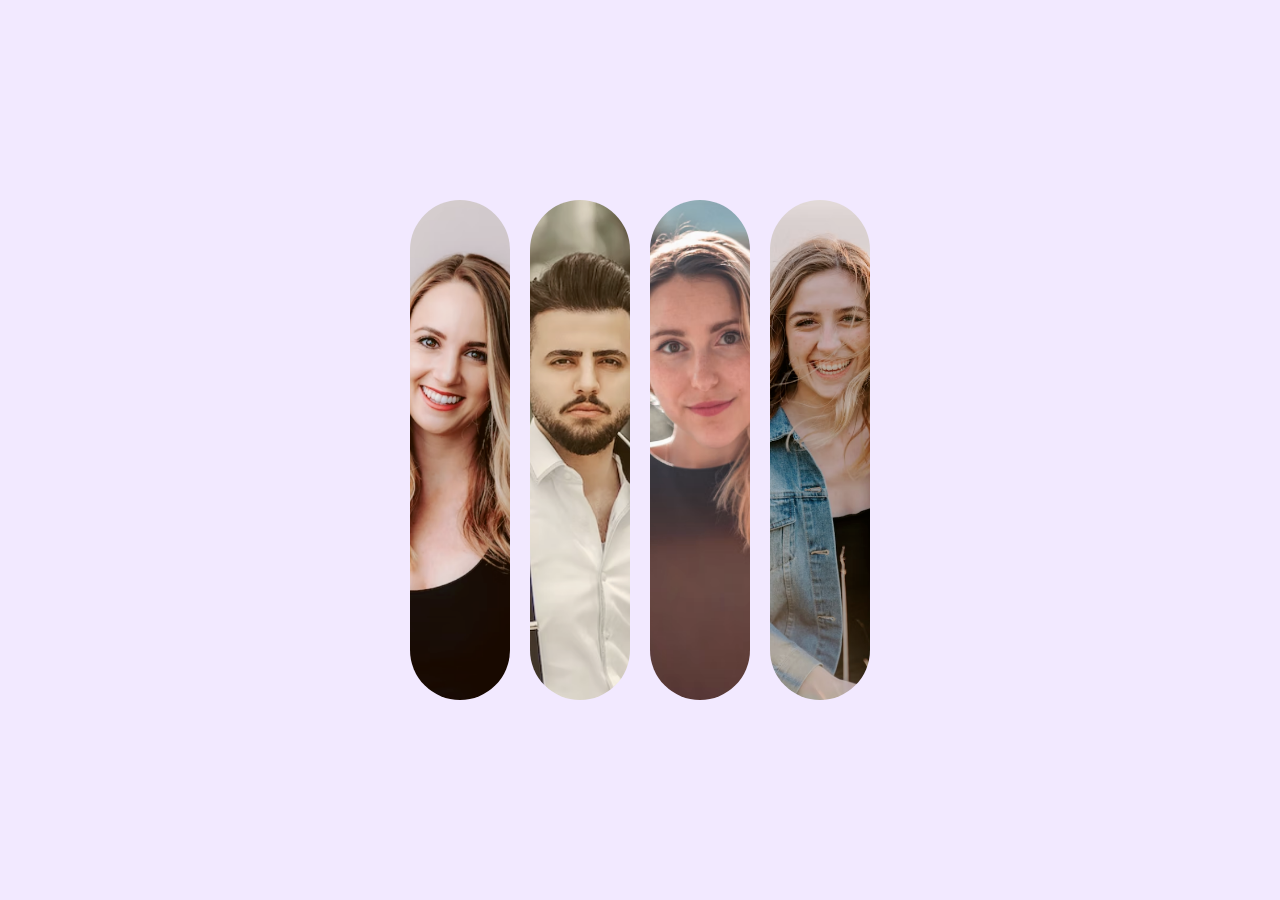
<file: index.html>
<!DOCTYPE html>
<html>
<head>
    <meta name="viewport" content="width=device-width, initial-scale=1.0">
    <title>Modern Gallery</title>
    <link rel="stylesheet" href="style.css">
</head>
<body>

    <div class="container">
        <div class="gallery">
            <div class="img-box"><h3>Image1<button class="btn" onclick="window.location.href='https://www.google.com';">Link</button></h3></div>
            <div class="img-box"><h3>Image2<button class="btn" onclick="window.location.href='https://www.google.com'">Link</button></h3></div>
            <div class="img-box"><h3>Image3<button class="btn" onclick="window.location.href='https://www.google.com'">Link</button></h3></div>
            <div class="img-box"><h3>Image4<button class="btn" onclick="window.location.href='https://www.google.com'">Link</button></h3></div>
        </div>
    </div>

</body>
</html>
</file>
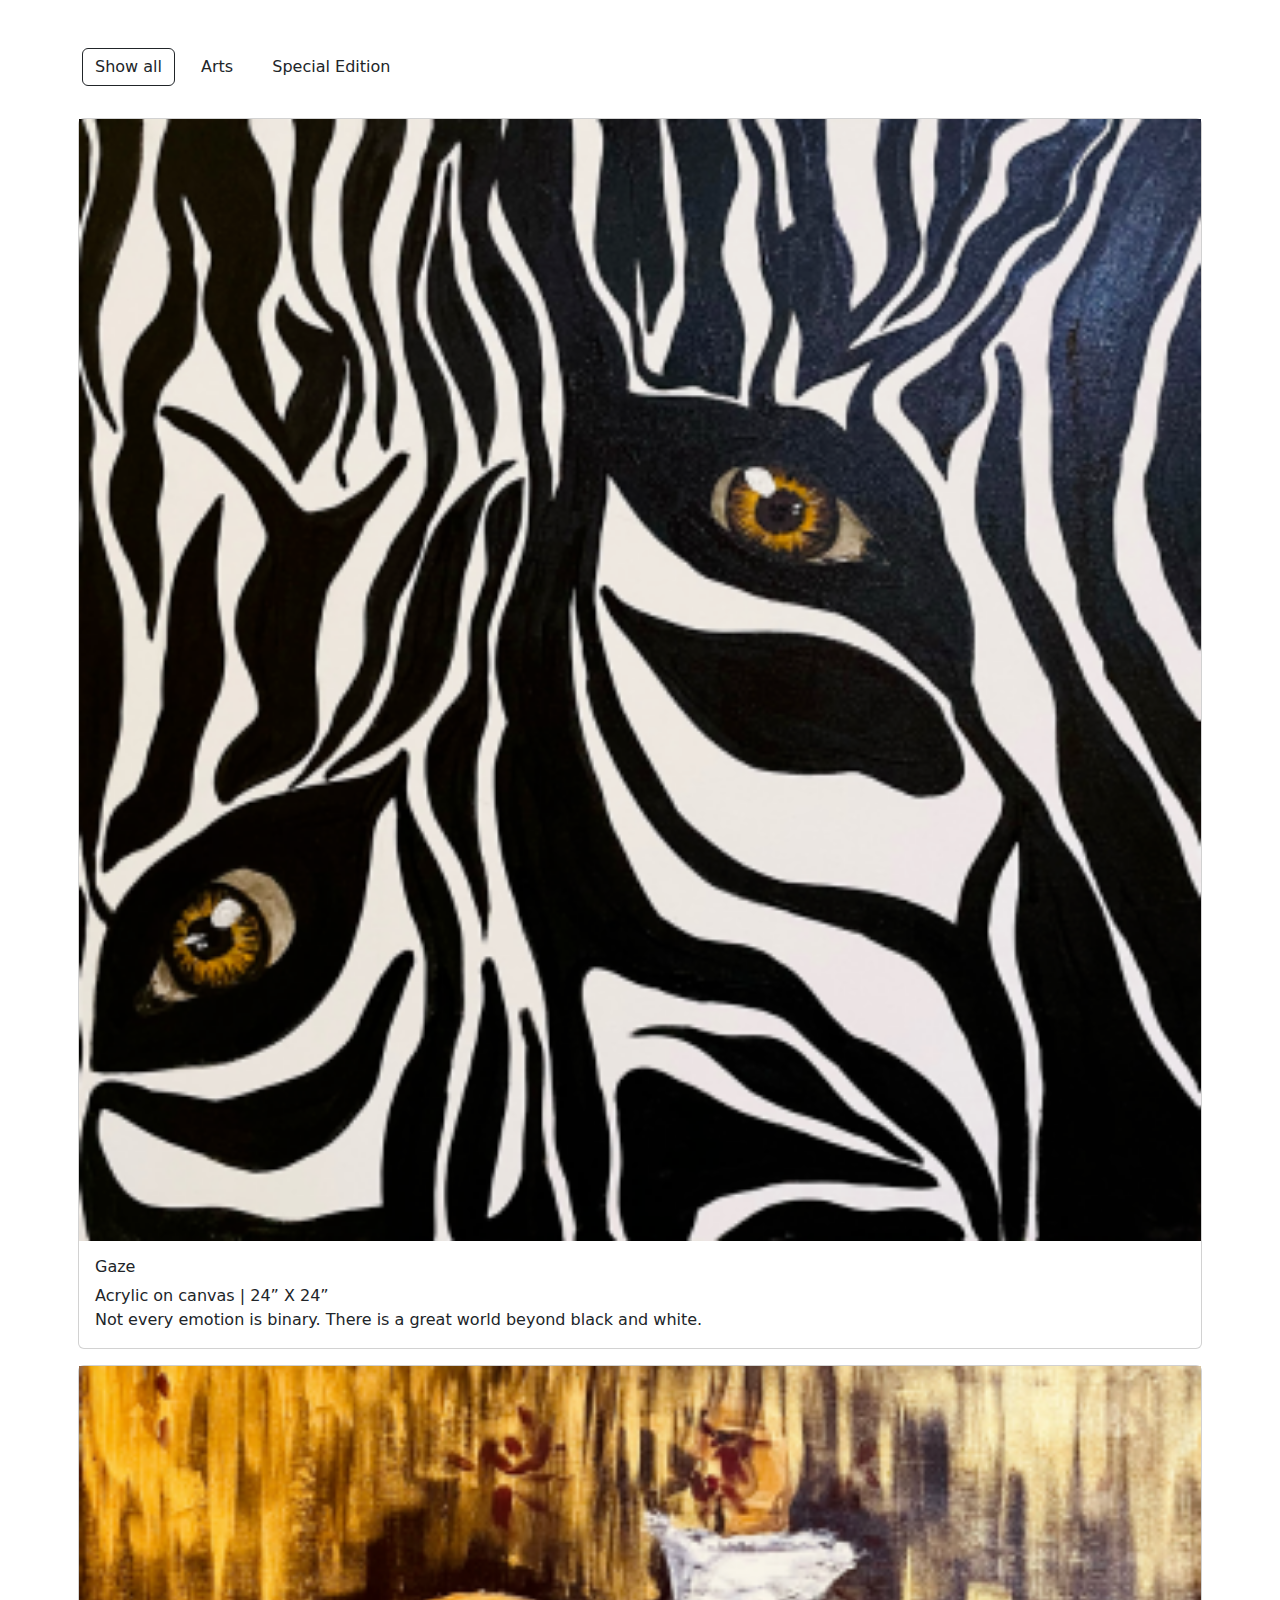
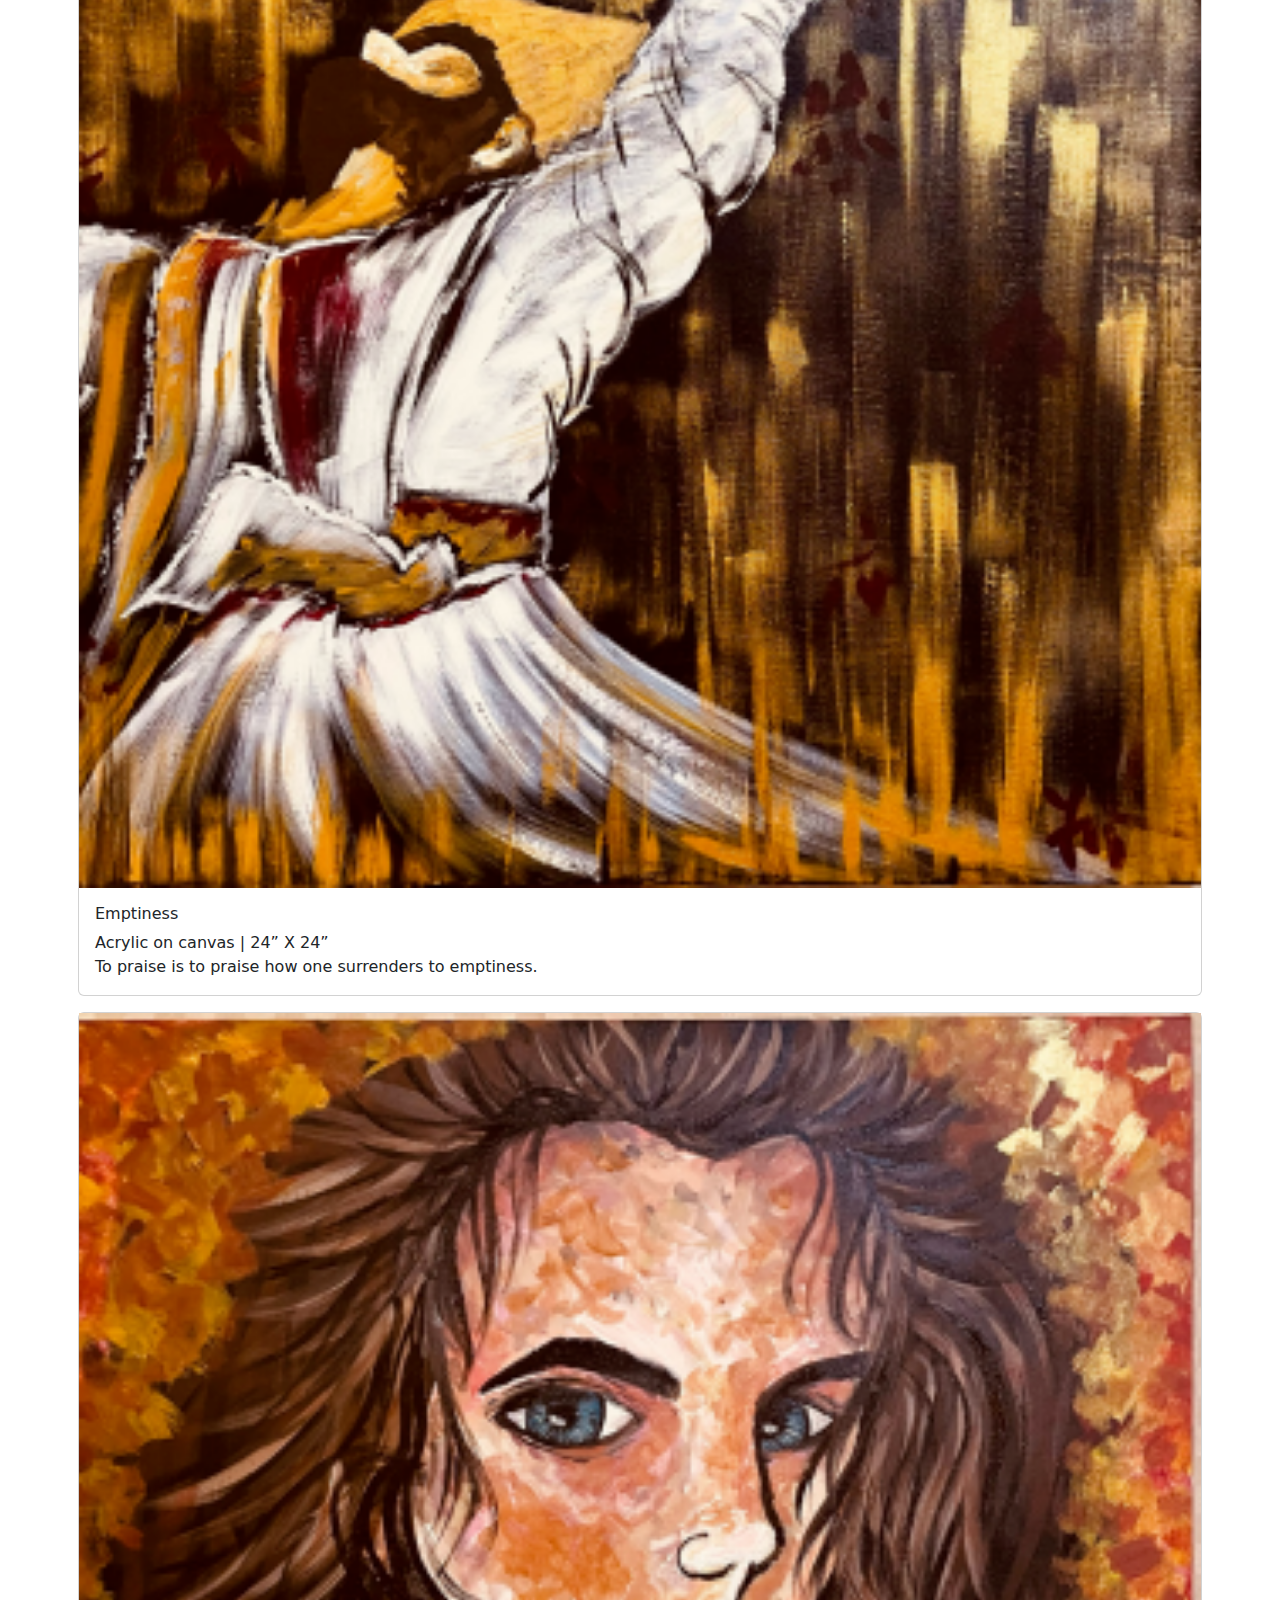
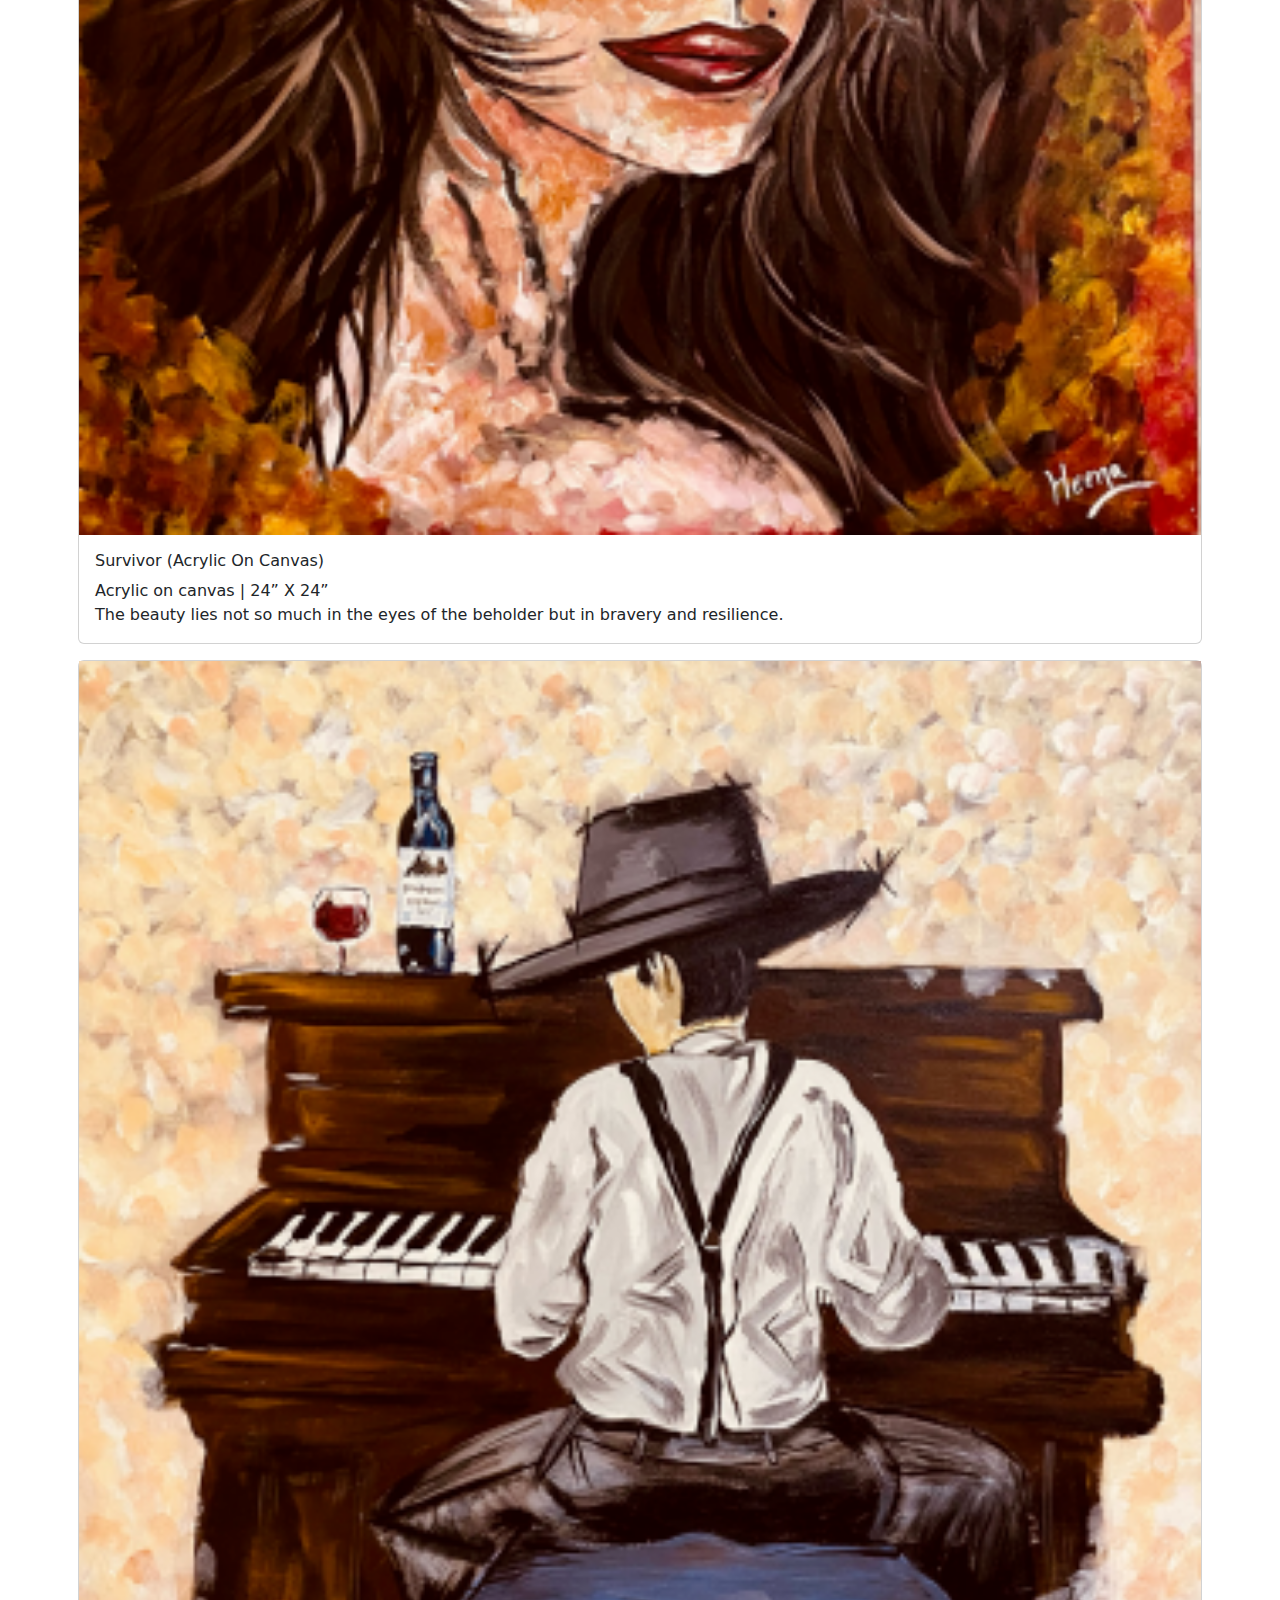
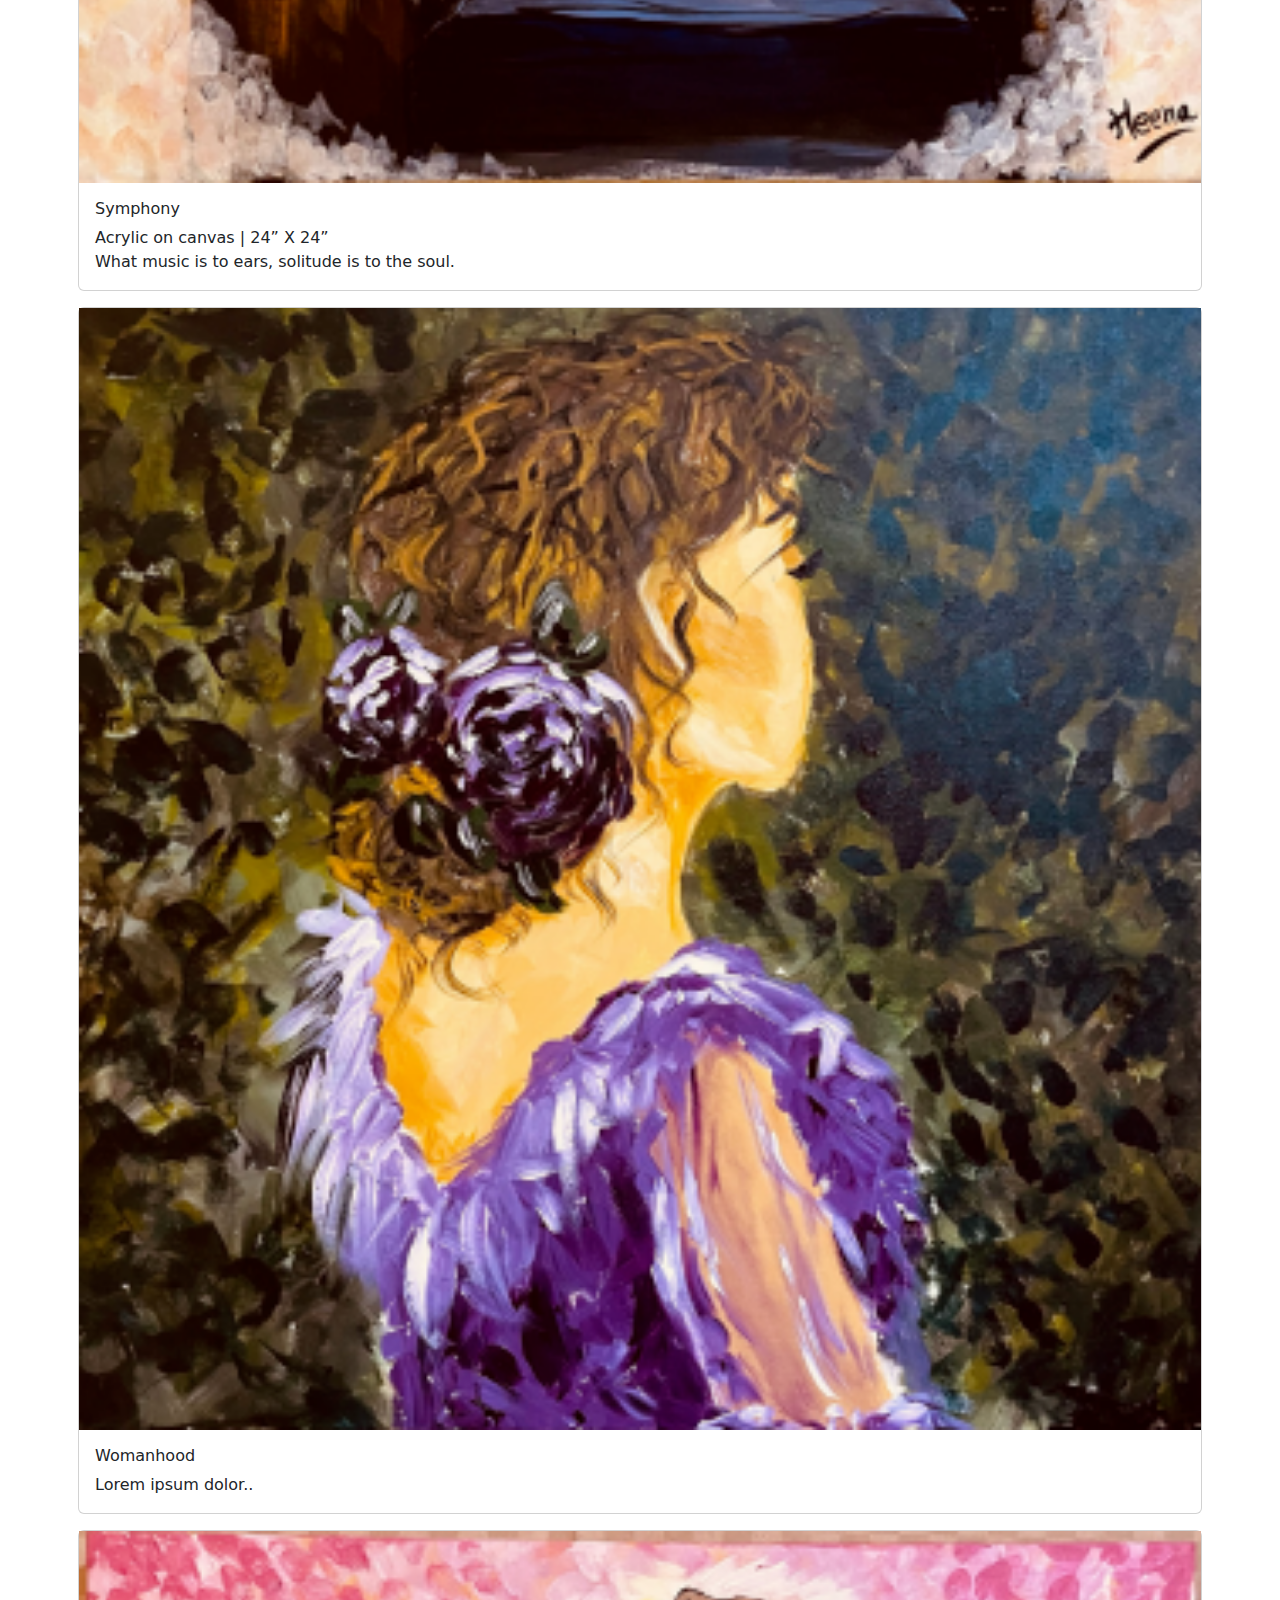
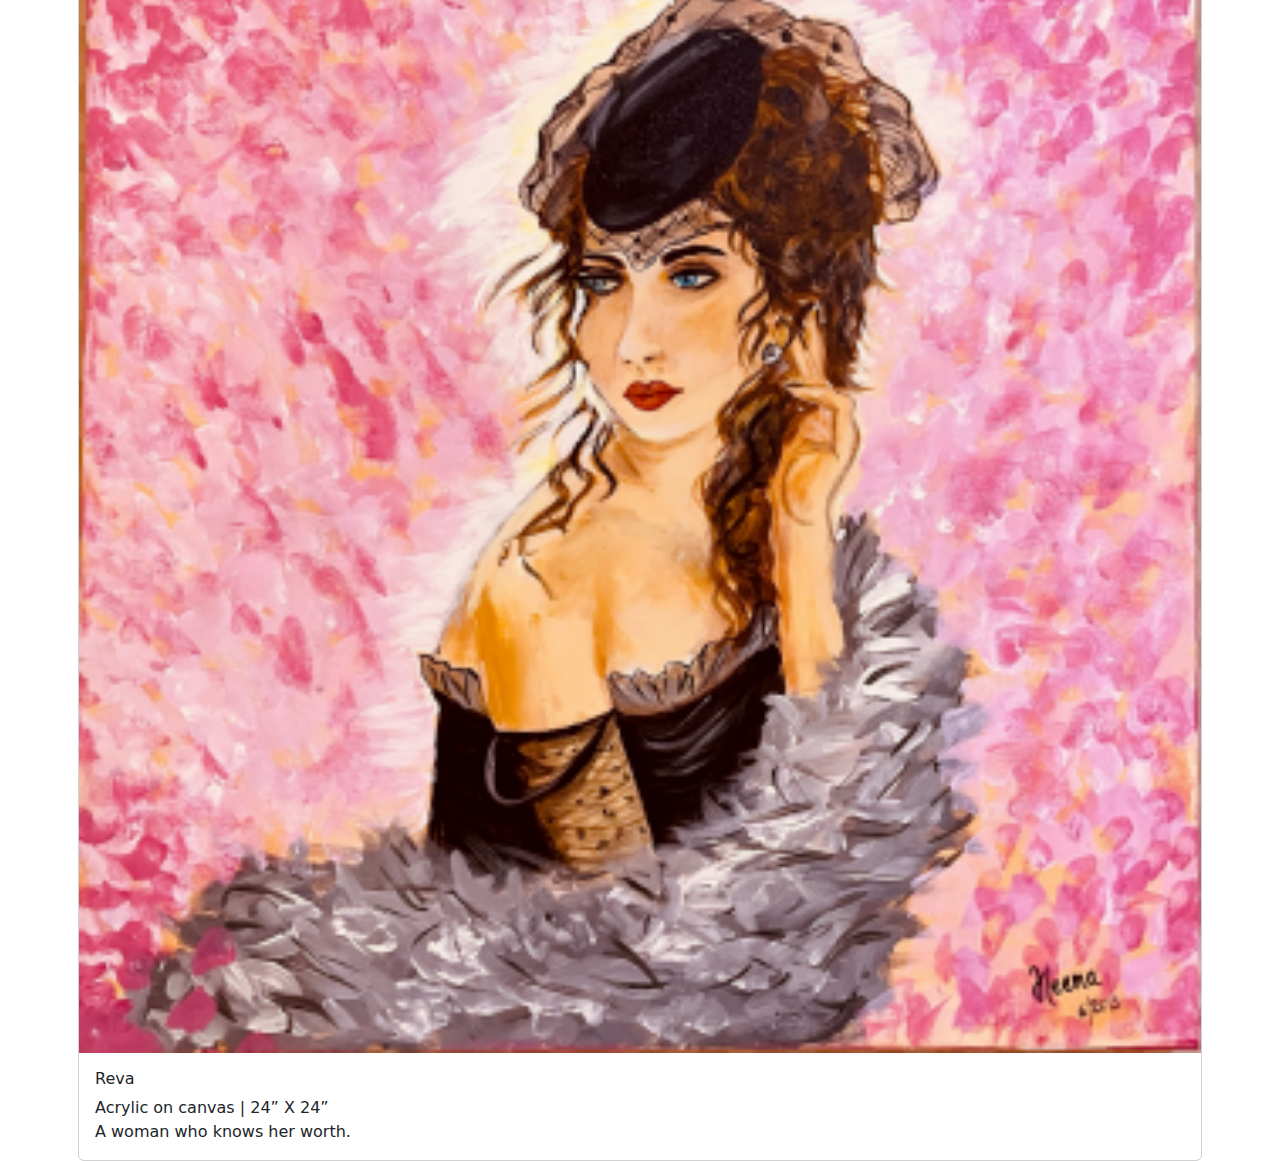
<file: Filtertag_image_gallery/index.html>
<!DOCTYPE html>
<html lang="en" dir="ltr">
  <head>
    <meta charset="utf-8" />
    <title>Art Collection</title>
    <link rel="stylesheet" href="style.css" />
    <meta name="viewport" content="width=device-width, initial-scale=1.0" />
    <link rel="stylesheet" href="https://cdn.jsdelivr.net/npm/bootstrap@5.3.0-alpha2/dist/css/bootstrap.min.css" />
  </head>
  <body>
    <div class="container">
      <!-- Images Filter Buttons Section -->
      <div class="row mt-5" id="filter-buttons">
        <div class="col-12">
          <button class="btn mb-2 me-1 active" data-filter="all">Show all</button>
          <button class="btn mb-2 mx-1" data-filter="Arts">Arts</button>
          <button class="btn mb-2 mx-1" data-filter=" Special Series ">Special Edition</button>
        </div>
      </div>

      <!-- Filterable Images / Cards Section -->
      <div class="row px-2 mt-4 gap-3" id="filterable-cards">
        <div class="card p-0" data-name="Arts">
          <img src="./images/1.png" alt="img" />
          <div class="card-body">
            <h6 class="card-title">Gaze</h6>
            <p class="card-text">Acrylic on canvas | 24” X 24” 
              <br> Not every emotion is binary. There is a great world beyond black and white. </p>
          </div>
        </div>
        <div class="card p-0" data-name="Arts">
          <img src="./images/2.png" alt="img" />
          <div class="card-body">
            <h6 class="card-title">Emptiness</h6>
            <p class="card-text">Acrylic on canvas | 24” X 24” 
              <br> To praise is to praise how one surrenders to emptiness. </p>
          </div>
        </div>
        <div class="card p-0" data-name="Arts">
          <img src="./images/3.png" alt="img" />
          <div class="card-body">
            <h6 class="card-title">Survivor (Acrylic On Canvas)</h6>
            <p class="card-text">Acrylic on canvas | 24” X 24” 
              <br> The beauty lies not so much in the eyes of the beholder but in bravery and resilience. </p>
          </div>
        </div>
        <div class="card p-0" data-name="Arts">
          <img src="./images/4.png" alt="img" />
          <div class="card-body">
            <h6 class="card-title">Symphony</h6>
            <p class="card-text">Acrylic on canvas | 24” X 24” 
              <br> What music is to ears, solitude is to the soul. </p>
          </div>
        </div>
        <div class="card p-0" data-name=" Special Series ">
          <img src="./images/5.png" alt="img" />
          <div class="card-body">
            <h6 class="card-title">Womanhood</h6>
            <p class="card-text">Lorem ipsum dolor..</p>
          </div>
        </div>
        <div class="card p-0" data-name="Arts">
          <img src="./images/paint1.png" alt="img" />
          <div class="card-body">
            <h6 class="card-title">Reva</h6>
            <p class="card-text">Acrylic on canvas | 24” X 24” 
              <br> A woman who knows her worth. </p>
          </div>
        </div>
        <!-- <div class="card p-0" data-name="people">
          <img src="images/people-1.jpg" alt="img" />
          <div class="card-body">
            <h6 class="card-title">Men</h6>
            <p class="card-text">Lorem ipsum dolor..</p>
          </div>
        </div>
        <div class="card p-0" data-name="people">
          <img src="images/people-2.jpg" alt="img" />
          <div class="card-body">
            <h6 class="card-title">Girl</h6>
            <p class="card-text">Lorem ipsum dolor..</p>
          </div>
        </div> -->
      </div>
    </div>
    <script src="script.js" defer></script>
  </body>
</html>
</file>
<file: style.css>
*{
    margin: 0;
    padding: 0;
    font-family: 'Poppins', sans-serif;
    box-sizing: border-box;
}

.container{
    width: 100%;
    height: 100vh;
    background: #f2e9ff;
    display: flex;
    align-items: center;
    justify-content: center;
}

.gallery{
    display: flex;
    align-items: center;
    justify-content: center;
}
.img-box{
    width: 100px;
    height: 500px;
    margin: 10px;
    border-radius: 50px;
    background: url(images/image-1.png);
    background-size: cover;
    background-position: center;
    position: relative;
    transition: width 0.5s;
}
.img-box:nth-child(2){
    background: url(images/image-2.png);
    background-size: cover;
    background-position: center;
}
.img-box:nth-child(3){
    background: url(images/image-3.png);
    background-size: cover;
    background-position: center;
}
.img-box:nth-child(4){
    background: url(images/image-4.png);
    background-size: cover;
    background-position: center;
}
.img-box h3{
    color: #fff;
    position: absolute;
    bottom: 0;
    left: 30px;
    opacity: 0;
    transition: bottom 0.5s, opacity 0.5s;
}
.img-box:hover{
    width: 300px;
    cursor: pointer;
}
.img-box:hover h3{
    opacity: 1;
    bottom: 25px;
}
.btn{
    margin: 0;
    background: inherit;
    background-size: cover;
    background-position: center;
    border-radius: 10px;
    color: white;
    padding: 15px 32px;
    text-align: center;
    font-size: 16px;
    cursor: pointer;
    transition: transform ease 300ms;
    &:hover{
        transform: translateY(-10px);
        cursor: pointer;
    }
  
}
</file>
<file: Filtertag_image_gallery/style.css>

</file>
